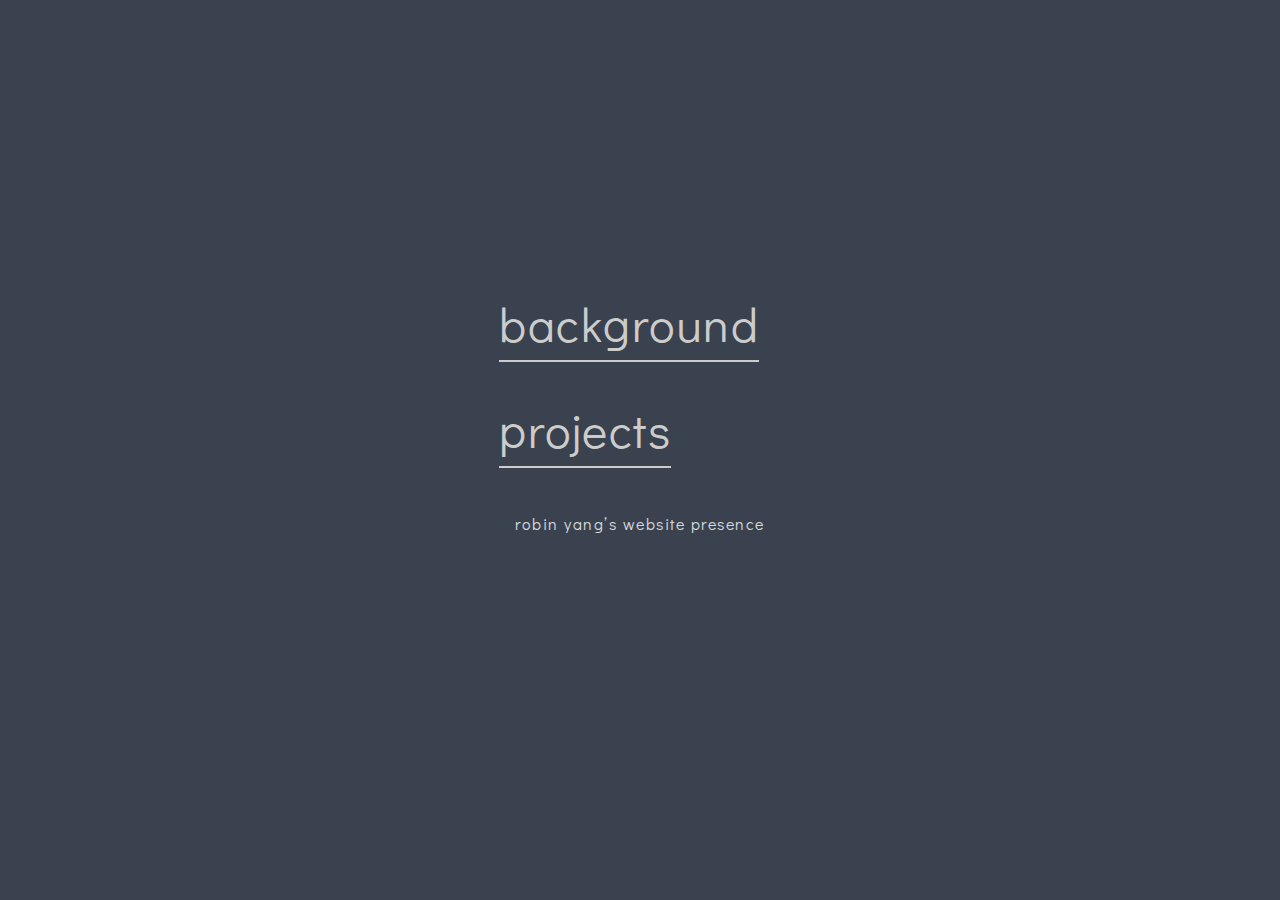
<file: index.html>
<!doctype html><html><head><meta name=generator content="Hugo 0.83.1"><meta charset=utf-8><meta http-equiv=x-ua-compatible content="chrome=1"><meta name=HandheldFriendly content="True"><meta name=MobileOptimized content="320"><meta name=viewport content="width=device-width,initial-scale=1"><meta name=referrer content="no-referrer"><meta name=description content="robin yang's website presence"><title>robonyong</title><link href=/index.xml rel=alternate type=application/rss+xml title=robonyong><link rel="shortcut icon" href=/robonyong.ico><link rel=stylesheet href=/css/main.min.c5514d3530979d291f3497facc20da1cec870028dbc2a3630b64bab8721bbe49.css integrity="sha256-xVFNNTCXnSkfNJf6zCDaHOyHACjbwqNjC2S6uHIbvkk=" crossorigin=anonymous media=screen><link rel=stylesheet href=/css/custom.min.95218dffc25692b3067decfdda146b6dbdb0351527e50b15846a9b785b5a1b28.css integrity="sha256-lSGN/8JWkrMGfez92hRrbb2wNRUn5QsVhGqbeFtaGyg=" crossorigin=anonymous media=screen><link rel=stylesheet href="https://fonts.googleapis.com/css?family=Didact+Gothic"><meta name=twitter:card content="summary_large_image"><meta name=twitter:image content="https://robonyong.com/sp.png"><meta name=twitter:title content="robonyong"><meta name=twitter:description content="robin yang's website presence"><meta property="og:title" content="robonyong"><meta property="og:description" content="robin yang's website presence"><meta property="og:type" content="website"><meta property="og:url" content="https://robonyong.com/"><meta property="og:image" content="https://robonyong.com/sp.png"><meta property="og:site_name" content="robonyong"><title>robonyong</title></head><body><nav role=navigation class=flex-container id=splash><a href=about class=big-link>background</a>
<a href=/projects class=big-link>projects</a><footer class="flex-container footer">robin yang&rsquo;s website presence</footer></nav></body></html>
</file>
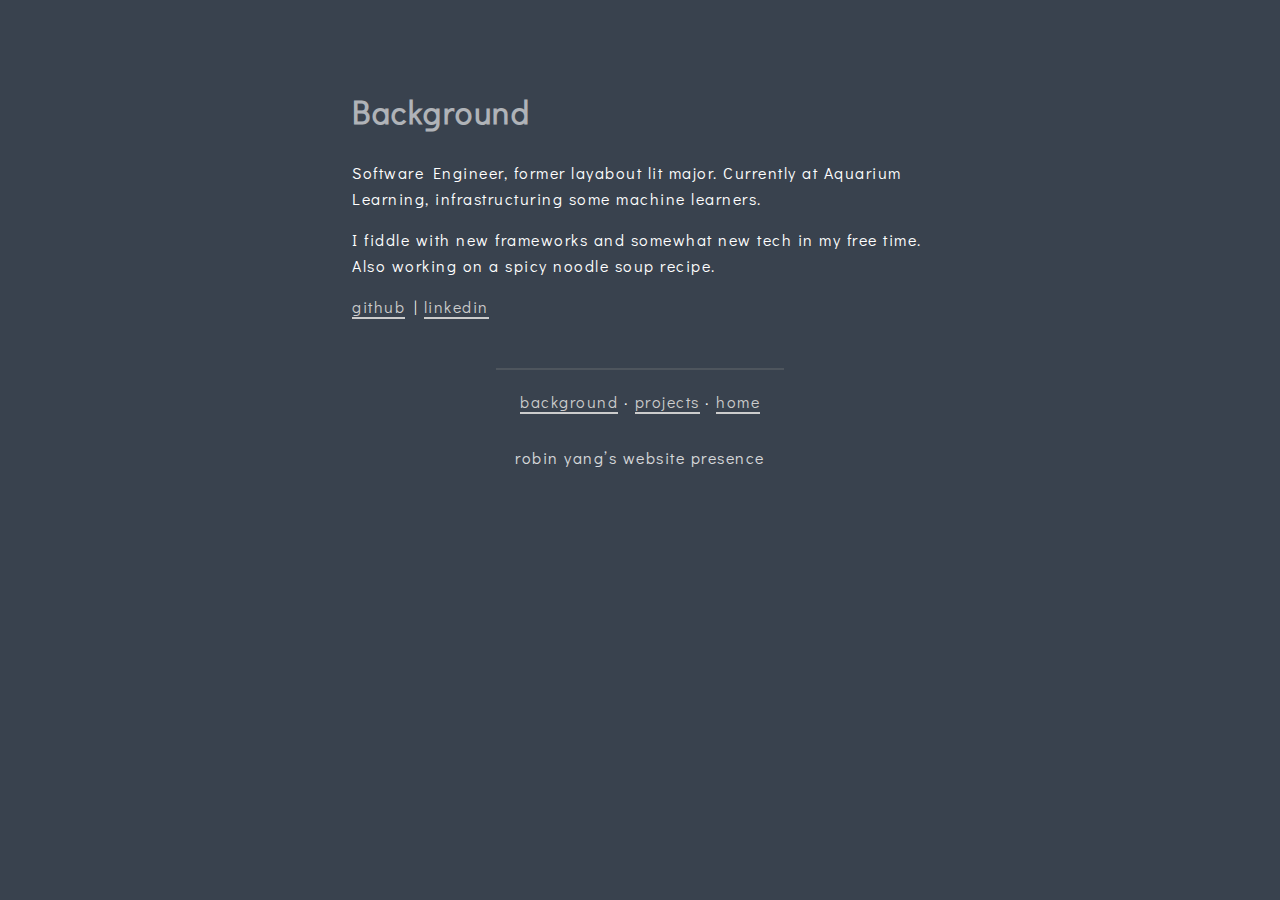
<file: about/index.html>
<!doctype html><html><head><meta charset=utf-8><meta http-equiv=x-ua-compatible content="chrome=1"><meta name=HandheldFriendly content="True"><meta name=MobileOptimized content="320"><meta name=viewport content="width=device-width,initial-scale=1"><meta name=referrer content="no-referrer"><meta name=description content="robin yang's website presence"><title>robonyong - background</title><link rel="shortcut icon" href=/robonyong.ico><link rel=stylesheet href=/css/main.min.c5514d3530979d291f3497facc20da1cec870028dbc2a3630b64bab8721bbe49.css integrity="sha256-xVFNNTCXnSkfNJf6zCDaHOyHACjbwqNjC2S6uHIbvkk=" crossorigin=anonymous media=screen><link rel=stylesheet href=/css/custom.min.95218dffc25692b3067decfdda146b6dbdb0351527e50b15846a9b785b5a1b28.css integrity="sha256-lSGN/8JWkrMGfez92hRrbb2wNRUn5QsVhGqbeFtaGyg=" crossorigin=anonymous media=screen><link rel=stylesheet href="https://fonts.googleapis.com/css?family=Didact+Gothic"><meta name=twitter:card content="summary_large_image"><meta name=twitter:image content="https://robonyong.com/sp.png"><meta name=twitter:title content="Background"><meta name=twitter:description content="Software Engineer, former layabout lit major. Currently at Aquarium Learning, infrastructuring some machine learners.
I fiddle with new frameworks and somewhat new tech in my free time. Also working on a spicy noodle soup recipe.
 github | linkedin "><meta property="og:title" content="Background"><meta property="og:description" content="Software Engineer, former layabout lit major. Currently at Aquarium Learning, infrastructuring some machine learners.
I fiddle with new frameworks and somewhat new tech in my free time. Also working on a spicy noodle soup recipe.
 github | linkedin "><meta property="og:type" content="article"><meta property="og:url" content="https://robonyong.com/about/"><meta property="og:image" content="https://robonyong.com/sp.png"><meta property="article:section" content><meta property="og:site_name" content="robonyong"><title>Background</title></head><body><header class="wrap flex-container"><h1>Background</h1></header><main class=wrap><article role=article class=flex-container><p>Software Engineer, former layabout lit major. Currently at Aquarium Learning, infrastructuring some machine learners.</p><p>I fiddle with new frameworks and somewhat new tech in my free time. Also working on a spicy noodle soup recipe.</p><p><a href=https://github.com/robonyong target=_blank>github</a>
|
<a href=https://www.linkedin.com/in/robinyang2 target=_blank>linkedin</a></p></article><nav role=navigation class="flex-container bottom-menu"><hr><p><a href=/about>background</a>
&#183;
<a href=/projects>projects</a>
&#183;
<a href=/>home</a></p></nav></main><footer class="flex-container footer">robin yang&rsquo;s website presence</footer></body></html>
</file>
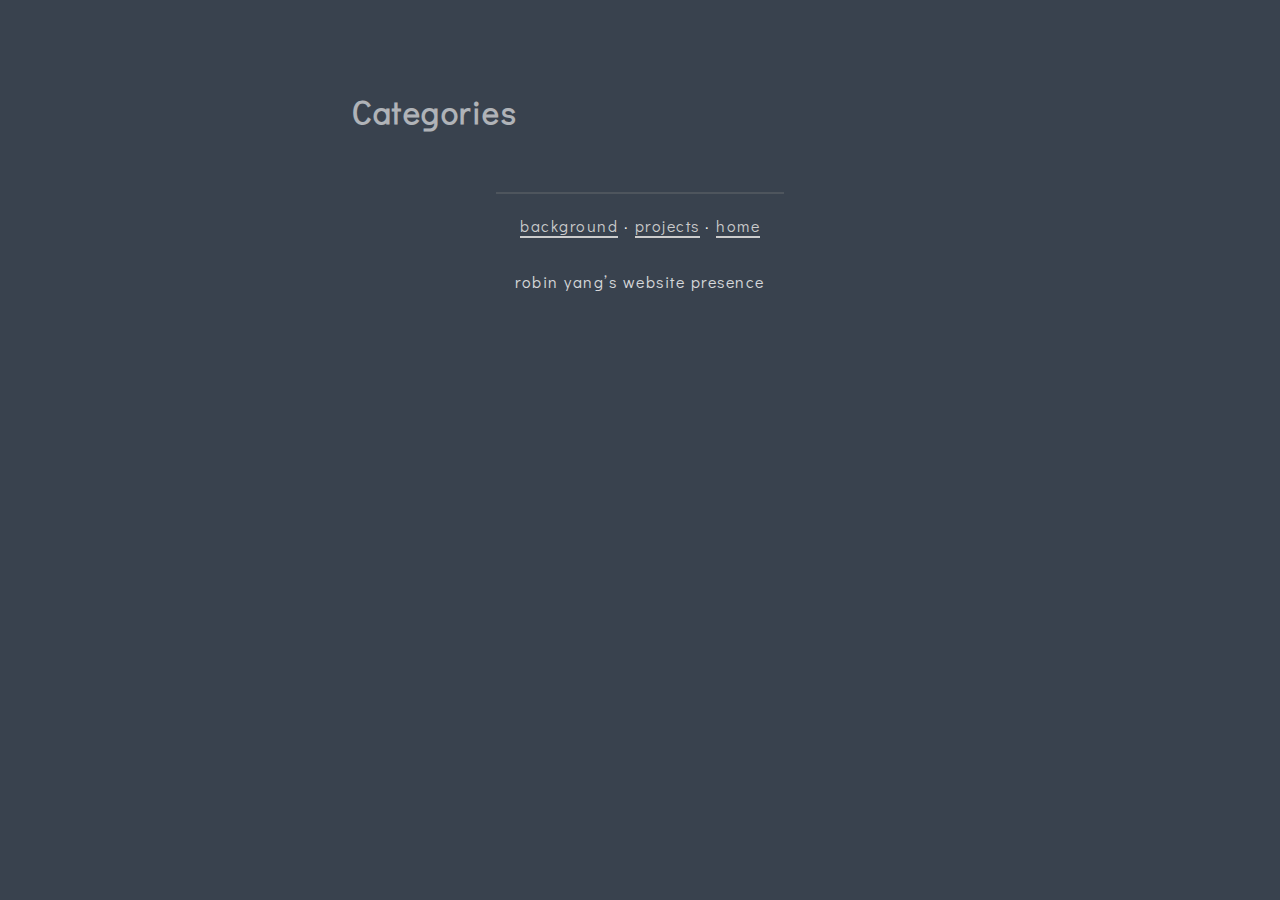
<file: categories/index.html>
<!doctype html><html><head><meta charset=utf-8><meta http-equiv=x-ua-compatible content="chrome=1"><meta name=HandheldFriendly content="True"><meta name=MobileOptimized content="320"><meta name=viewport content="width=device-width,initial-scale=1"><meta name=referrer content="no-referrer"><meta name=description content="robin yang's website presence"><title>robonyong - categories</title><link href=/categories/index.xml rel=alternate type=application/rss+xml title=robonyong><link rel="shortcut icon" href=/robonyong.ico><link rel=stylesheet href=/css/main.min.c5514d3530979d291f3497facc20da1cec870028dbc2a3630b64bab8721bbe49.css integrity="sha256-xVFNNTCXnSkfNJf6zCDaHOyHACjbwqNjC2S6uHIbvkk=" crossorigin=anonymous media=screen><link rel=stylesheet href=/css/custom.min.95218dffc25692b3067decfdda146b6dbdb0351527e50b15846a9b785b5a1b28.css integrity="sha256-lSGN/8JWkrMGfez92hRrbb2wNRUn5QsVhGqbeFtaGyg=" crossorigin=anonymous media=screen><link rel=stylesheet href="https://fonts.googleapis.com/css?family=Didact+Gothic"><meta name=twitter:card content="summary_large_image"><meta name=twitter:image content="https://robonyong.com/sp.png"><meta name=twitter:title content="Categories"><meta name=twitter:description content="robin yang's website presence"><meta property="og:title" content="Categories"><meta property="og:description" content="robin yang's website presence"><meta property="og:type" content="website"><meta property="og:url" content="https://robonyong.com/categories/"><meta property="og:image" content="https://robonyong.com/sp.png"><meta property="og:site_name" content="robonyong"><title>Categories</title></head><body><header class="wrap flex-container"><h1>Categories</h1></header><main class=wrap><article class=flex-container></article><nav role=navigation><ul></ul></nav><nav role=navigation class="flex-container bottom-menu"><hr><p><a href=/about>background</a>
&#183;
<a href=/projects>projects</a>
&#183;
<a href=/>home</a></p></nav></main><footer class="flex-container footer">robin yang&rsquo;s website presence</footer></body></html>
</file>
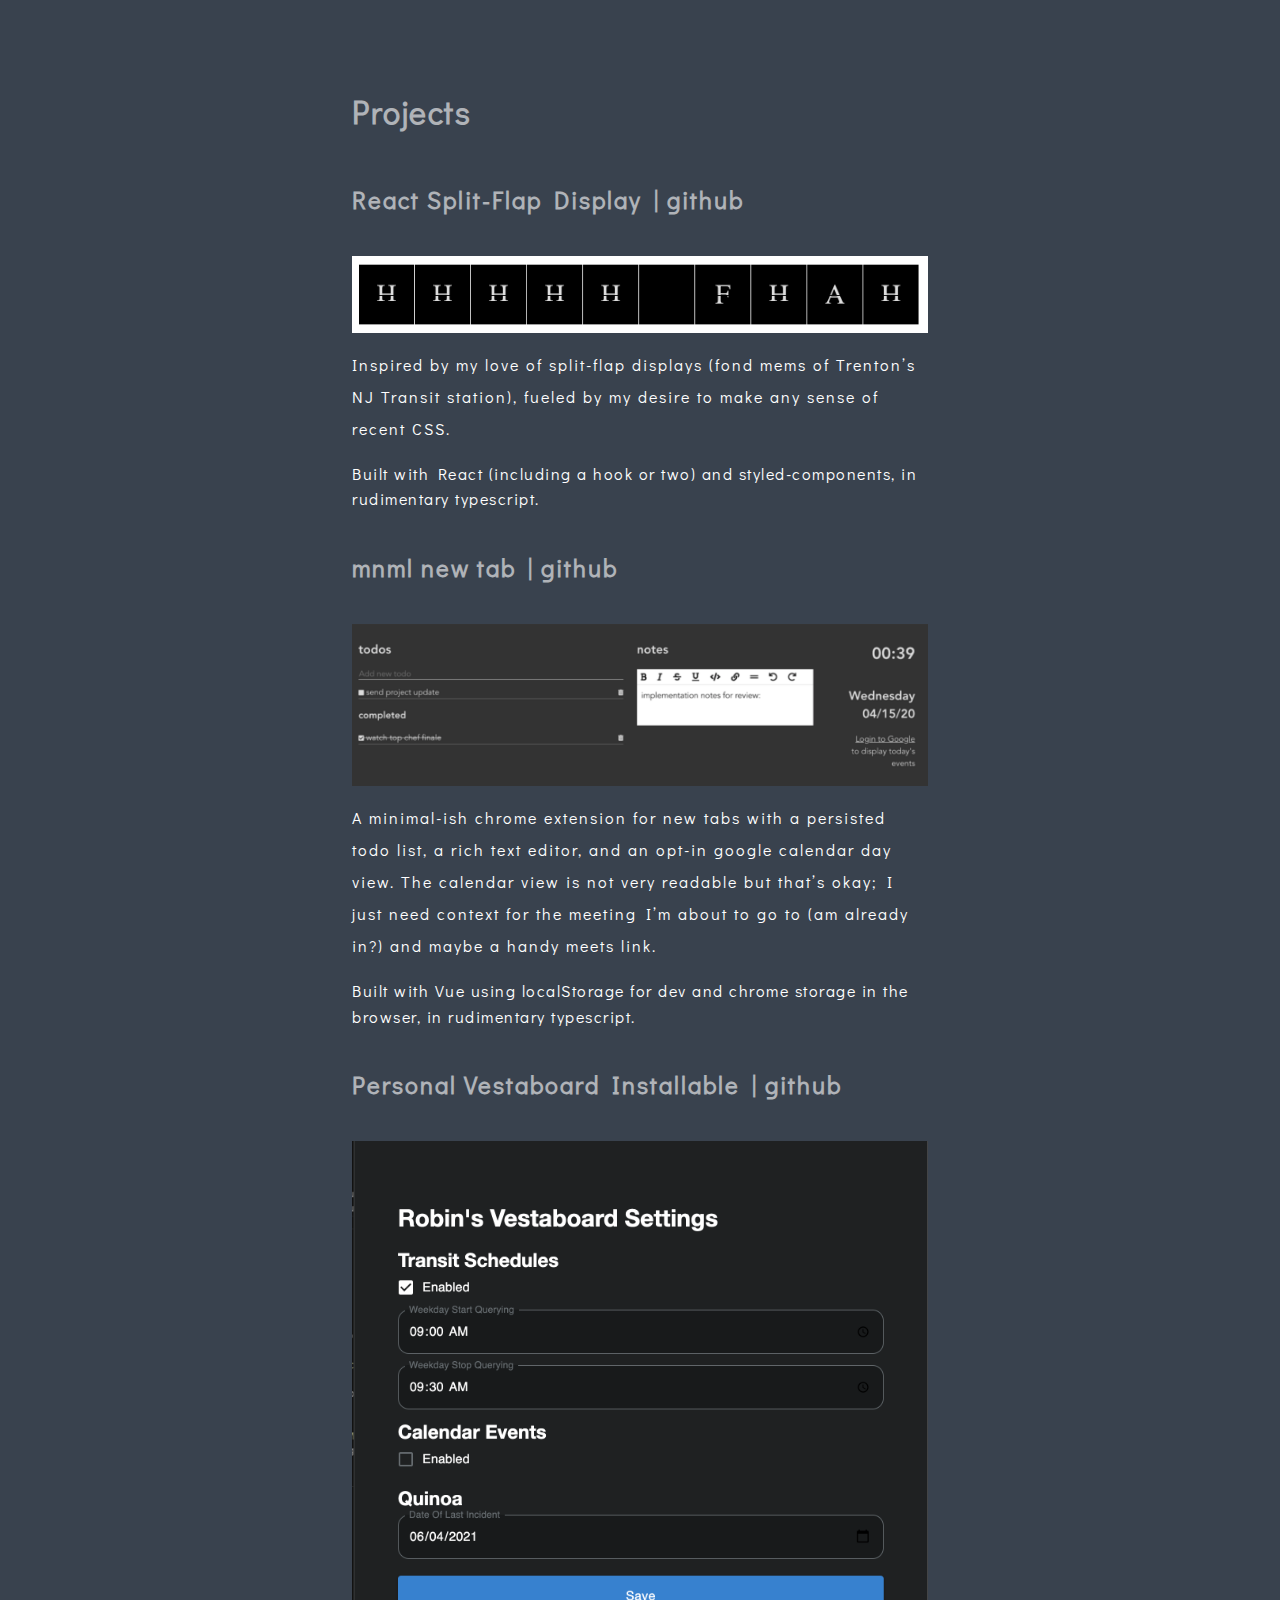
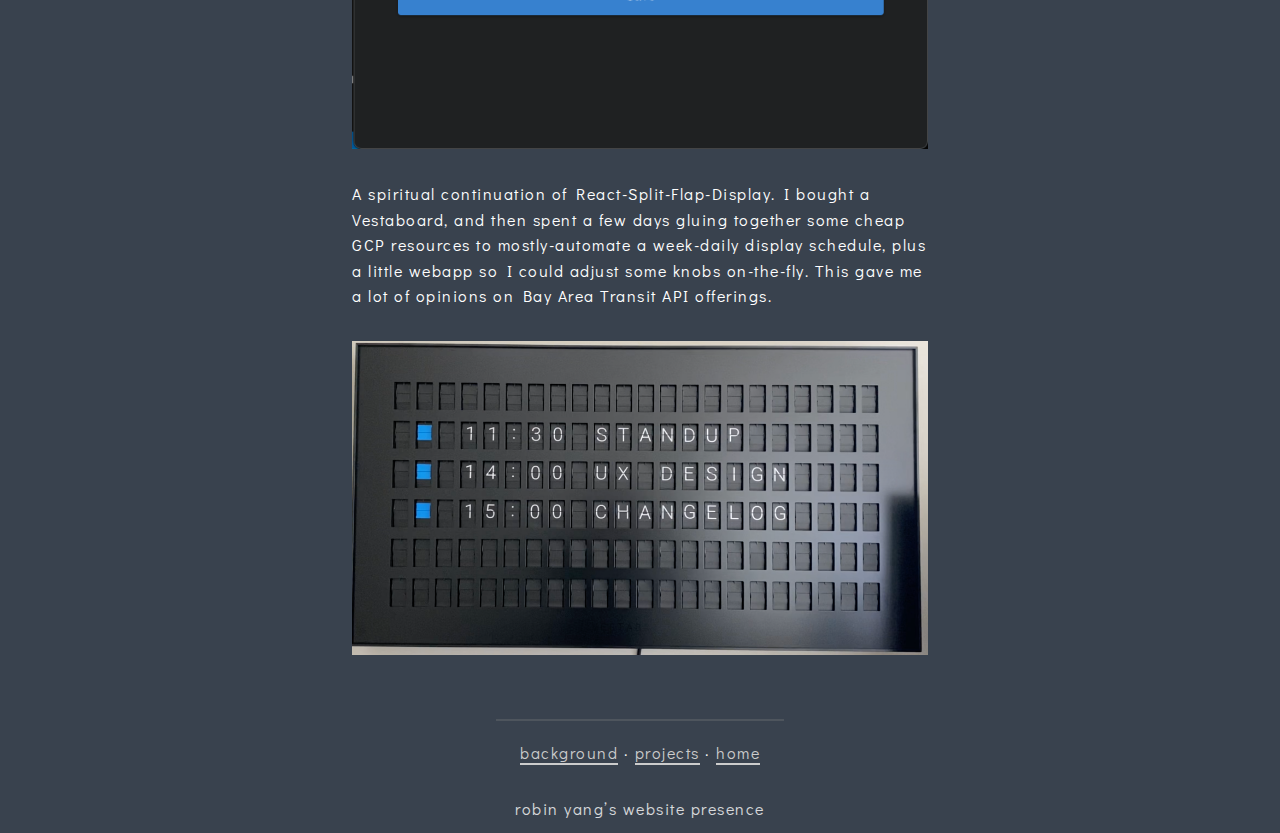
<file: projects/index.html>
<!doctype html><html><head><meta charset=utf-8><meta http-equiv=x-ua-compatible content="chrome=1"><meta name=HandheldFriendly content="True"><meta name=MobileOptimized content="320"><meta name=viewport content="width=device-width,initial-scale=1"><meta name=referrer content="no-referrer"><meta name=description content="robin yang's website presence"><title>robonyong - projects</title><link href=/projects/index.xml rel=alternate type=application/rss+xml title=robonyong><link rel="shortcut icon" href=/robonyong.ico><link rel=stylesheet href=/css/main.min.c5514d3530979d291f3497facc20da1cec870028dbc2a3630b64bab8721bbe49.css integrity="sha256-xVFNNTCXnSkfNJf6zCDaHOyHACjbwqNjC2S6uHIbvkk=" crossorigin=anonymous media=screen><link rel=stylesheet href=/css/custom.min.95218dffc25692b3067decfdda146b6dbdb0351527e50b15846a9b785b5a1b28.css integrity="sha256-lSGN/8JWkrMGfez92hRrbb2wNRUn5QsVhGqbeFtaGyg=" crossorigin=anonymous media=screen><link rel=stylesheet href="https://fonts.googleapis.com/css?family=Didact+Gothic"><meta name=twitter:card content="summary_large_image"><meta name=twitter:image content="https://robonyong.com/sp.png"><meta name=twitter:title content="Projects"><meta name=twitter:description content="robin yang's website presence"><meta property="og:title" content="Projects"><meta property="og:description" content="robin yang's website presence"><meta property="og:type" content="website"><meta property="og:url" content="https://robonyong.com/projects/"><meta property="og:image" content="https://robonyong.com/sp.png"><meta property="og:site_name" content="robonyong"><title>Projects</title></head><body><header class="wrap flex-container"><h1>Projects</h1></header><main class=wrap><article class=flex-container><h2 id=hahahugoshortcode-s0-hbhb--hahahugoshortcode-s1-hbhb class=anchor-link><a href=#hahahugoshortcode-s0-hbhb--hahahugoshortcode-s1-hbhb><a href=/react-split-flap-display target=_blank>React Split-Flap Display</a>
|
<a href=https://github.com/robonyong/react-split-flap-display target=_blank>github</a>
<span class=pilcrow>&nbsp;¶</span></a></h2><p><p style=text-align:center><img src=/projects/split-flap.gif alt=split-flap-display></p>Inspired by my love of split-flap displays (fond mems of Trenton&rsquo;s NJ Transit station), fueled by my desire to make any sense of recent CSS.</p><p>Built with React (including a hook or two) and styled-components, in rudimentary typescript.</p><h2 id=hahahugoshortcode-s2-hbhb--hahahugoshortcode-s3-hbhb class=anchor-link><a href=#hahahugoshortcode-s2-hbhb--hahahugoshortcode-s3-hbhb><a href=/mnml-new-tab target=_blank>mnml new tab</a>
|
<a href=https://github.com/robonyong/mnml-new-tab target=_blank>github</a>
<span class=pilcrow>&nbsp;¶</span></a></h2><p><p style=text-align:center><img src=/projects/mnml.png alt=mnml-new-tab></p>A minimal-ish chrome extension for new tabs with a persisted todo list, a rich text editor, and an opt-in google calendar day view. The calendar view is not very readable but that&rsquo;s okay; I just need context for the meeting I&rsquo;m about to go to (am already in?) and maybe a handy meets link.</p><p>Built with Vue using localStorage for dev and chrome storage in the browser, in rudimentary typescript.</p><h2 id=personal-vestaboard-installable--hahahugoshortcode-s4-hbhb class=anchor-link><a href=#personal-vestaboard-installable--hahahugoshortcode-s4-hbhb>Personal Vestaboard Installable |
<a href=https://github.com/robonyong/vestaboard target=_blank>github</a>
<span class=pilcrow>&nbsp;¶</span></a></h2><p><p style=text-align:center><img src=/projects/vestaboard-settings.png alt=vestaboard-settings></p></p><p>A spiritual continuation of React-Split-Flap-Display. I bought a Vestaboard, and then spent a few days gluing together some cheap GCP resources to mostly-automate a week-daily display schedule, plus a little webapp so I could adjust some knobs on-the-fly. This gave me a lot of opinions on Bay Area Transit API offerings.</p><p><p style=text-align:center><img src=/projects/vestaboard-board.png alt=vestaboard-board></p></p></article><nav role=navigation><ul></ul></nav><nav role=navigation class="flex-container bottom-menu"><hr><p><a href=/about>background</a>
&#183;
<a href=/projects>projects</a>
&#183;
<a href=/>home</a></p></nav></main><footer class="flex-container footer">robin yang&rsquo;s website presence</footer></body></html>
</file>
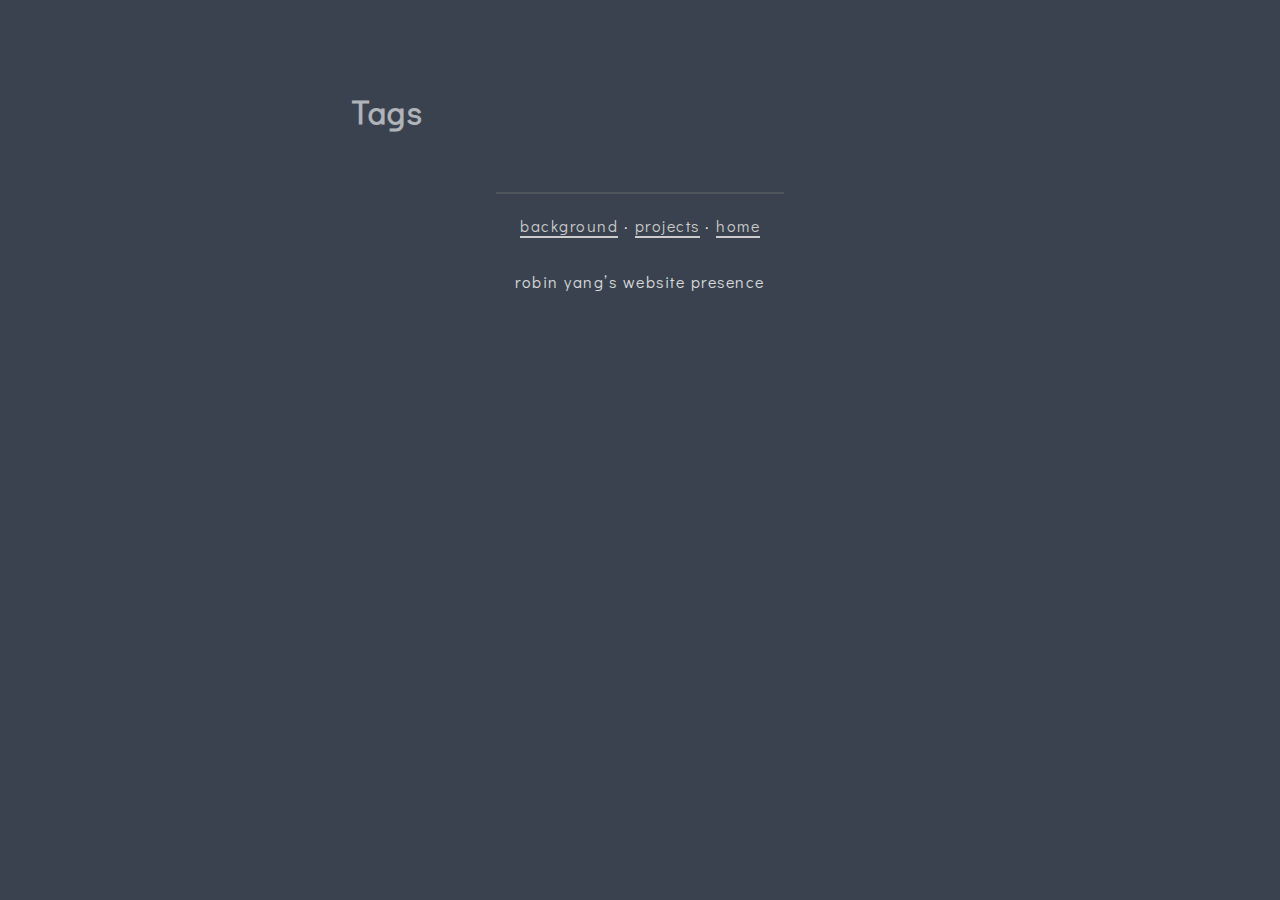
<file: tags/index.html>
<!doctype html><html><head><meta charset=utf-8><meta http-equiv=x-ua-compatible content="chrome=1"><meta name=HandheldFriendly content="True"><meta name=MobileOptimized content="320"><meta name=viewport content="width=device-width,initial-scale=1"><meta name=referrer content="no-referrer"><meta name=description content="robin yang's website presence"><title>robonyong - tags</title><link href=/tags/index.xml rel=alternate type=application/rss+xml title=robonyong><link rel="shortcut icon" href=/robonyong.ico><link rel=stylesheet href=/css/main.min.c5514d3530979d291f3497facc20da1cec870028dbc2a3630b64bab8721bbe49.css integrity="sha256-xVFNNTCXnSkfNJf6zCDaHOyHACjbwqNjC2S6uHIbvkk=" crossorigin=anonymous media=screen><link rel=stylesheet href=/css/custom.min.95218dffc25692b3067decfdda146b6dbdb0351527e50b15846a9b785b5a1b28.css integrity="sha256-lSGN/8JWkrMGfez92hRrbb2wNRUn5QsVhGqbeFtaGyg=" crossorigin=anonymous media=screen><link rel=stylesheet href="https://fonts.googleapis.com/css?family=Didact+Gothic"><meta name=twitter:card content="summary_large_image"><meta name=twitter:image content="https://robonyong.com/sp.png"><meta name=twitter:title content="Tags"><meta name=twitter:description content="robin yang's website presence"><meta property="og:title" content="Tags"><meta property="og:description" content="robin yang's website presence"><meta property="og:type" content="website"><meta property="og:url" content="https://robonyong.com/tags/"><meta property="og:image" content="https://robonyong.com/sp.png"><meta property="og:site_name" content="robonyong"><title>Tags</title></head><body><header class="wrap flex-container"><h1>Tags</h1></header><main class=wrap><article class=flex-container></article><nav role=navigation><ul></ul></nav><nav role=navigation class="flex-container bottom-menu"><hr><p><a href=/about>background</a>
&#183;
<a href=/projects>projects</a>
&#183;
<a href=/>home</a></p></nav></main><footer class="flex-container footer">robin yang&rsquo;s website presence</footer></body></html>
</file>
